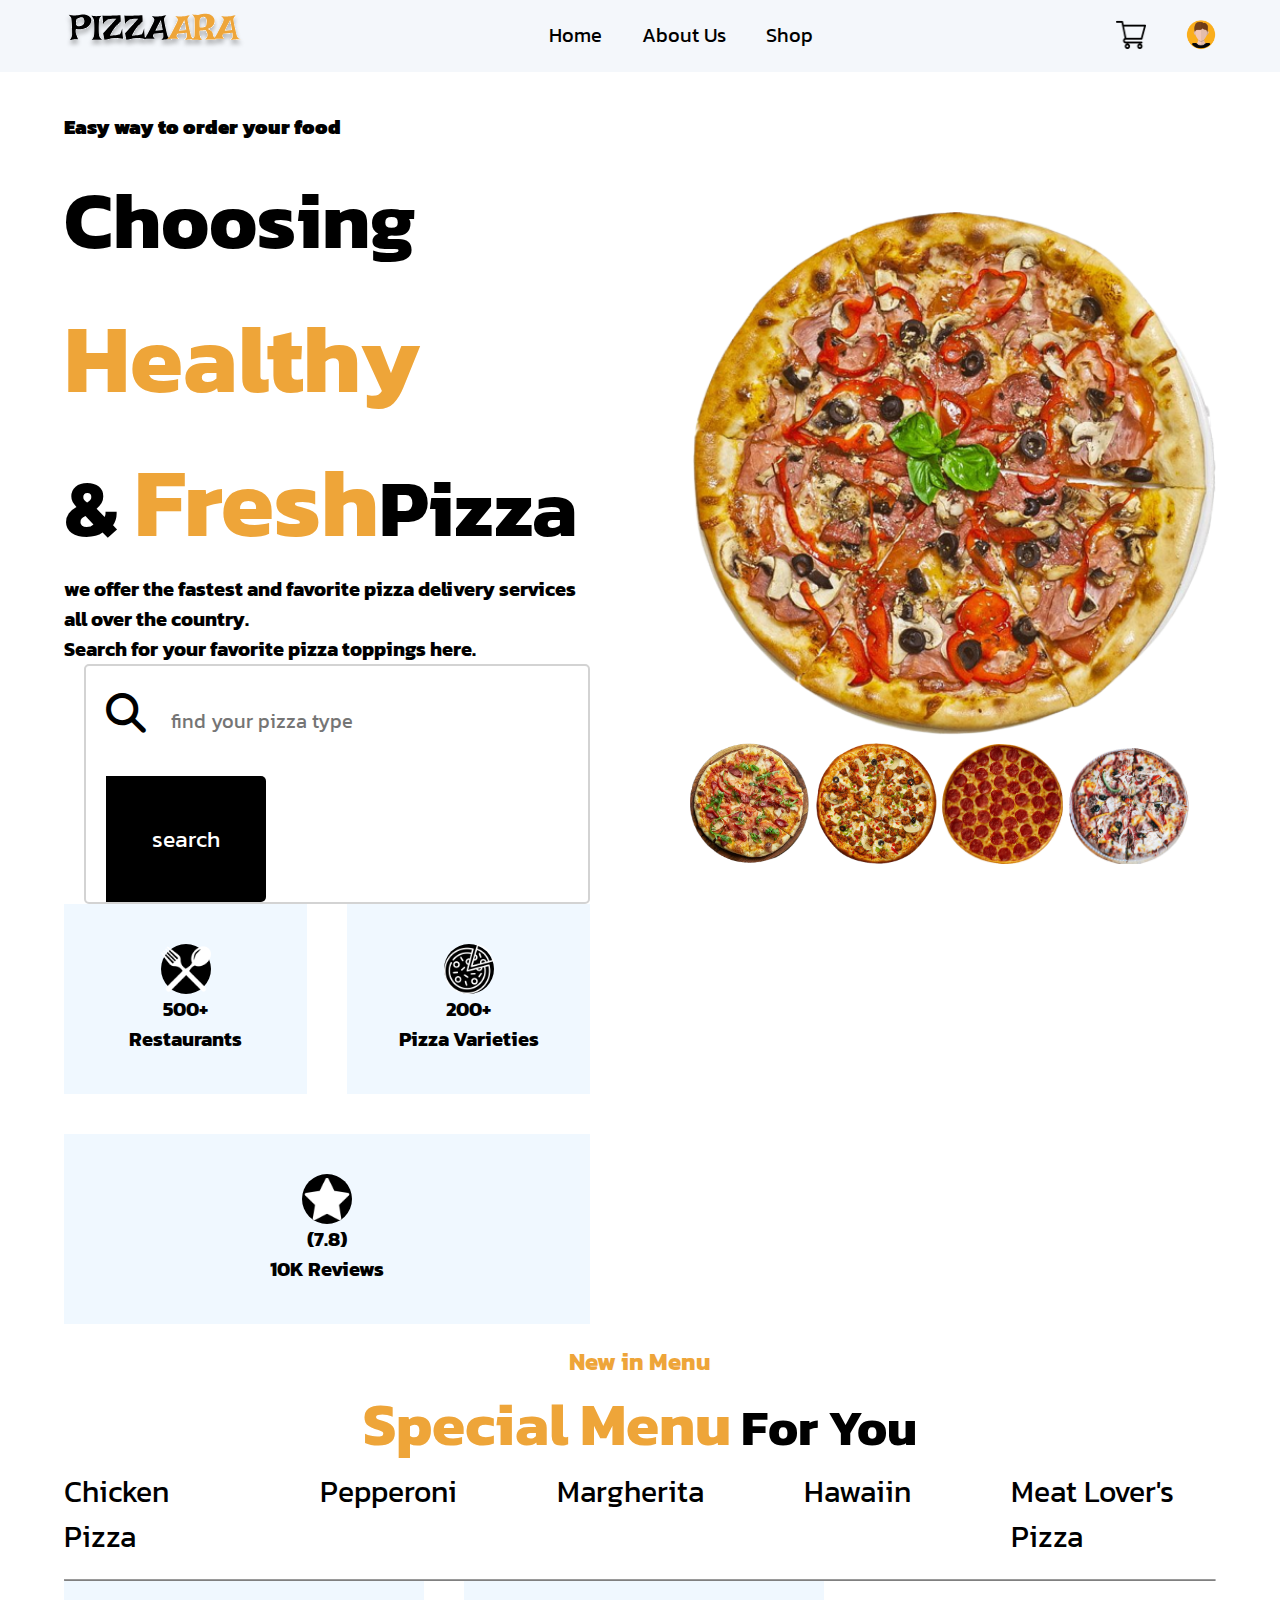
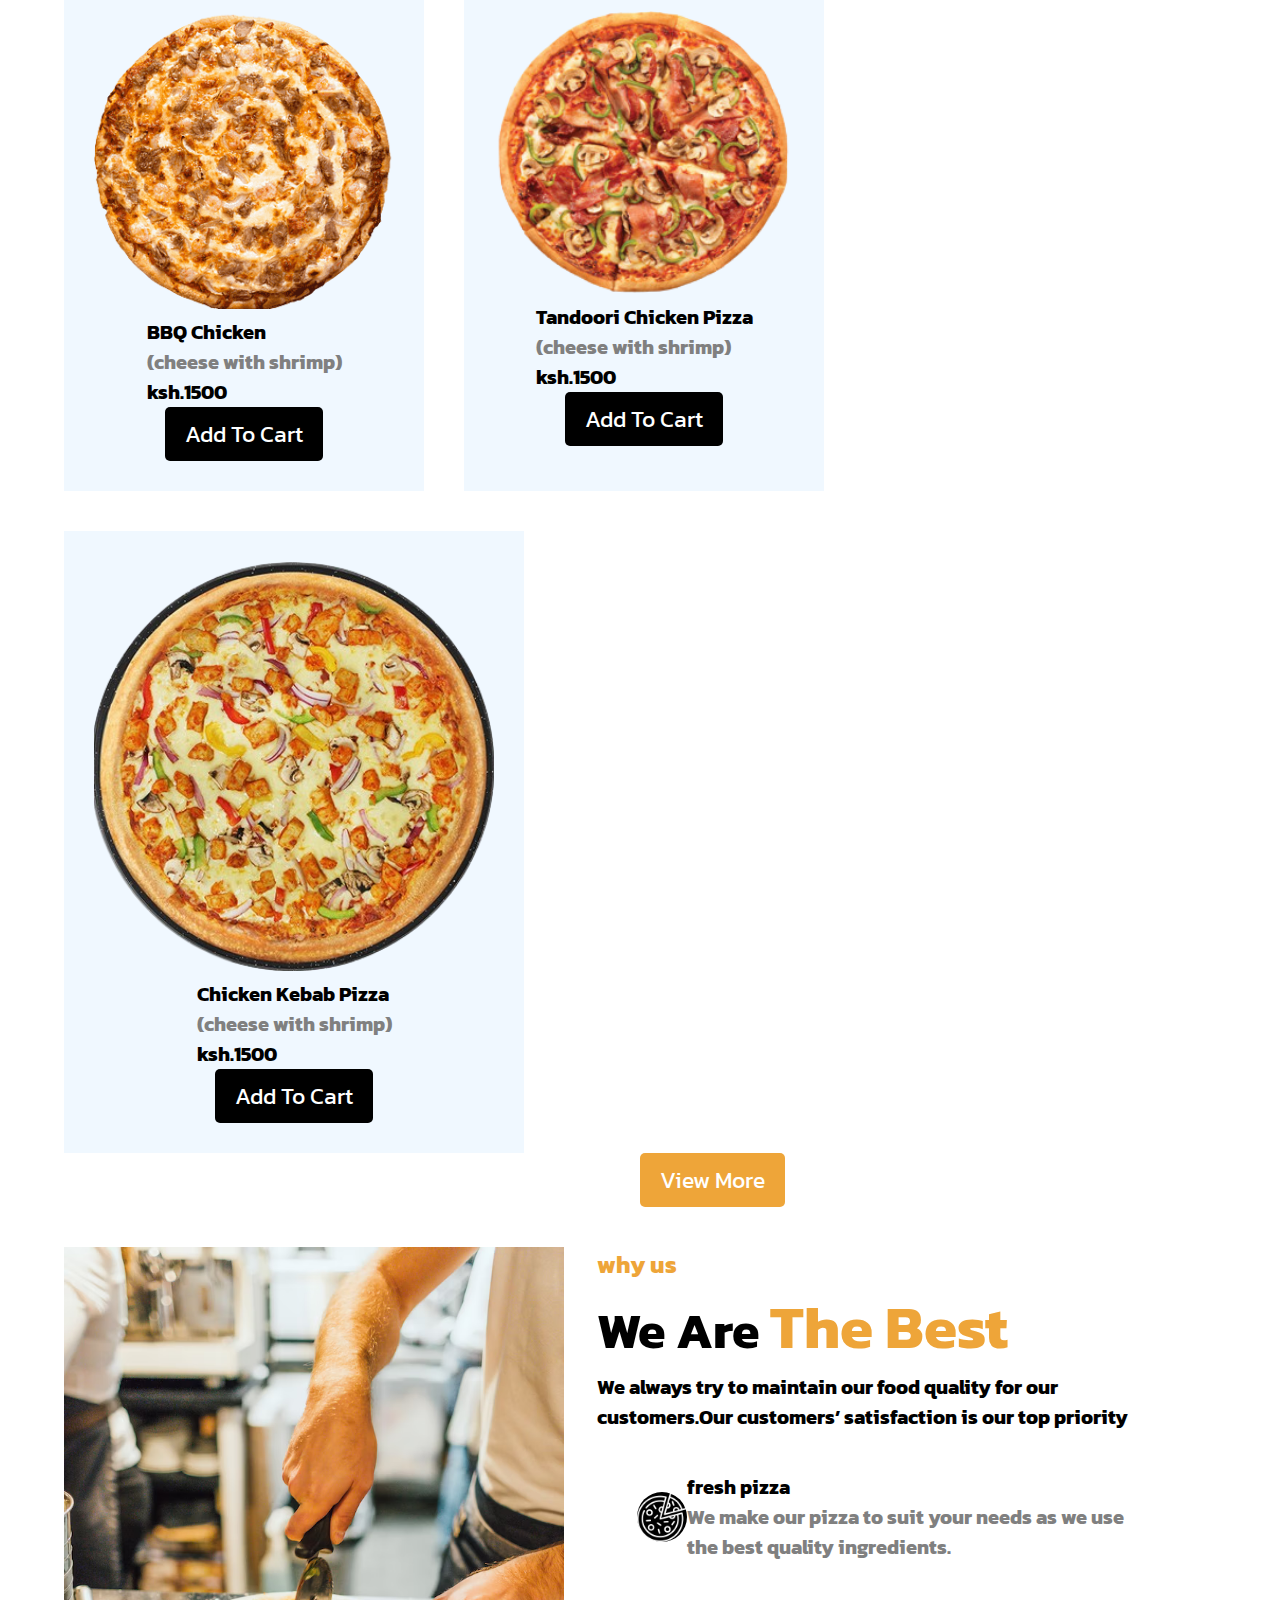
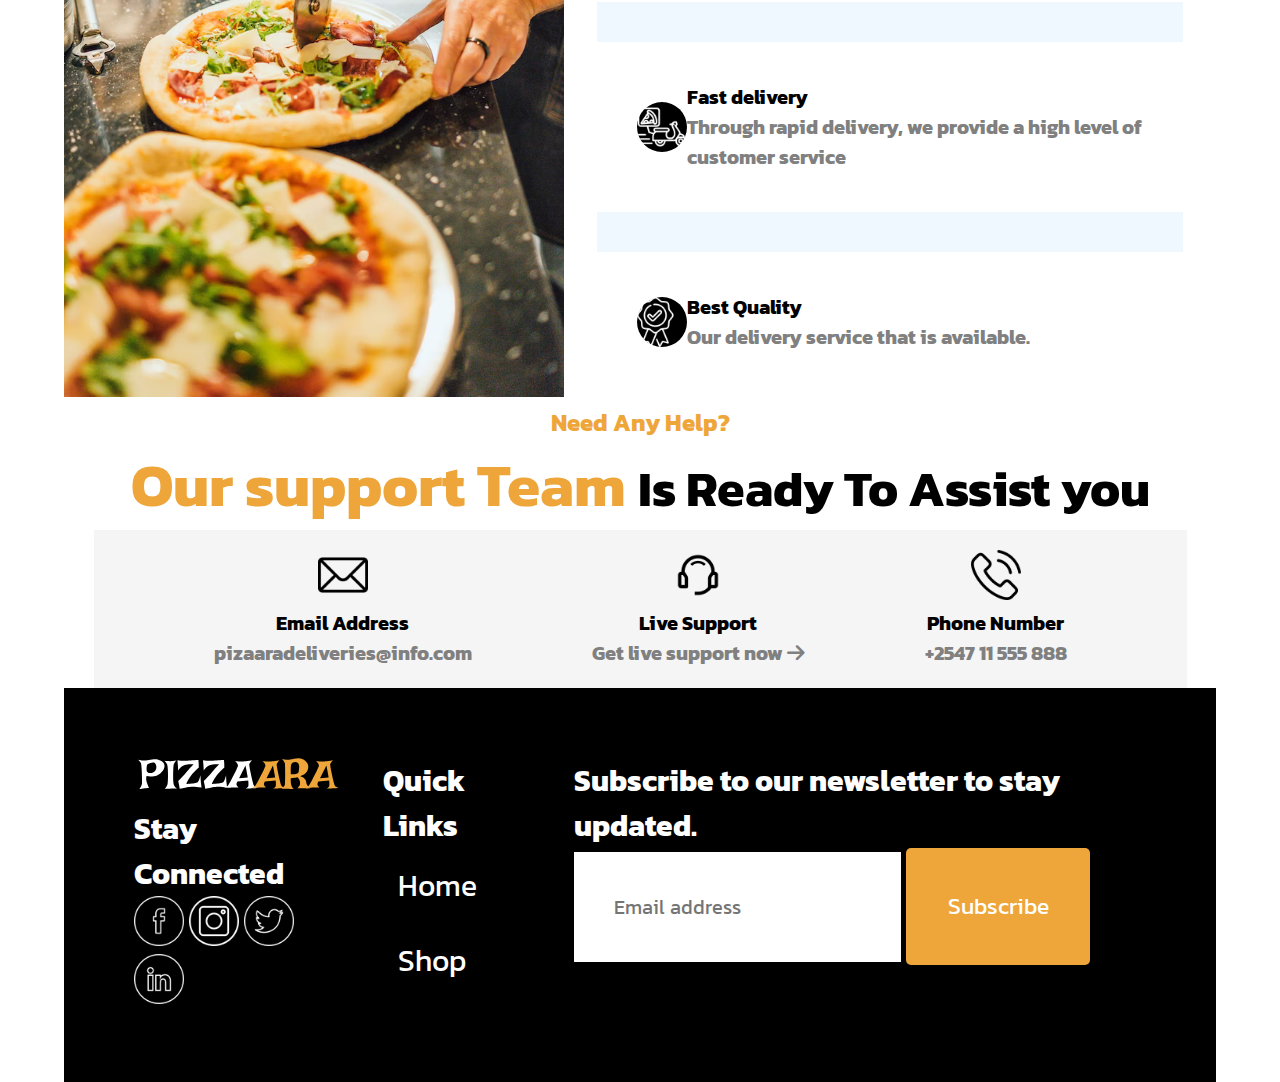
<file: index.html>
<!DOCTYPE html>
<html lang="en">
  <head>
    <link href="css/style.css" rel="stylesheet" />
    <link
      href="https://cdnjs.cloudflare.com/ajax/libs/font-awesome/6.5.1/css/all.min.css"
      rel="stylesheet"
    />
    <link
      href="https://fonts.googleapis.com/css2?family=Kanit:wght@400;700&display=swap"
      rel="stylesheet"
    />
    <link
      rel="stylesheet"
      href="https://cdnjs.cloudflare.com/ajax/libs/font-awesome/6.5.1/css/all.min.css"
      integrity="sha512-DTOQO9RWCH3ppGqcWaEA1BIZOC6xxalwEsw9c2QQeAIftl+Vegovlnee1c9QX4TctnWMn13TZye+giMm8e2LwA=="
      crossorigin="anonymous"
      referrerpolicy="no-referrer"
    />
    <meta charset="UTF-8" />
    <meta name="viewport" content="width=device-width, initial-scale=1.0" />
    <title>pizarra-deliveries</title>
  </head>
  <body>
    <header>
      <section>
        <nav class="nav">
          <div class="container">
            <div class="nav__container">
              <div class="nav__left">
                <img src="images/logo.svg" />
              </div>
              <div class="nav__center">
                <ul>
                  <li><a href="/index.html">Home</a></li>
                  <li><a href="/about us.html">About Us</a></li>
                  <li><a href="/shop.html">Shop</a></li>
                </ul>
              </div>
              <div class="nav__right">
                <img src="images/shopping-cart.png" width="30px" />
                <img src="images/avatar.png" width="30px" />
                <div class="hamburger">
                  <i class="fa-solid fa-bars"></i>
                </div>
              </div>
            </div>
          </div>
        </nav>
      </section>

      <section class="hero">
        <div class="container">
          <div class="hero__container">
            <div class="hero__left">
              <p><strong>Easy way to order your food</strong></p>
              <h1>
                Choosing<span class="orange"> Healthy</span> <br />&
                <span class="orange">Fresh</span>Pizza
              </h1>
              <p>
                we offer the fastest and favorite pizza delivery services all
                over the country.<br />Search for your favorite pizza toppings
                here.
              </p>

              <div class="search-icon">
                <div class="hero__input">
                  <i class="fa-solid fa-magnifying-glass fa-2x"></i>
                  <input type="text" placeholder="find your pizza type" />
                  <button class="hero__search-button">search</button>
                </div>
              </div>
              <div class="hero__cards">
                <div class="hero__cards--lightblue">
                  <div class="hero__cards--img">
                    <img src="images/cutlery.png" width="50px" />
                  </div>
                  <p>500+</p>
                  <p>Restaurants</p>
                </div>
                <div class="hero__cards--lightblue">
                  <div class="hero__cards--img">
                    <img src="images/fresh-pizza.png" width="50px" />
                  </div>
                  <p>200+</p>
                  <p>Pizza Varieties</p>
                </div>
                <div class="hero__cards--lightblue">
                  <div class="hero__cards--img">
                    <img src="images/star.png" width="50px" />
                  </div>
                  <p>(7.8)</p>
                  <p>10K Reviews</p>
                </div>
              </div>
            </div>
            <div class="hero__right">
              <img src="images/hero-pizza.png" />
              <div class="pizzas">
                <img src="images/pizza-1.png" />
                <img src="images/pizza-2.png" />
                <img src="images/pizza-3.png" />
                <img src="images/pizza-4.png" />
              </div>
            </div>
          </div>
        </div>
      </section>
    </header>

    <section class="menu">
      <div class="container">
        <div class="menu__content">
          <p><span class="orange"> New in Menu</span></p>
          <h2><span class="orange">Special Menu</span> For You</h2>
        </div>
        <div class="menu__content--order">
          <ul>
            <li>Chicken Pizza</li>
            <li>Pepperoni</li>
            <li>Margherita</li>
            <li>Hawaiin</li>
            <li>Meat Lover's Pizza</li>
          </ul>
          <hr class="line" />
        </div>
        <div class="menu__content__cards">
          <div class="menu__content--card">
            <div>
              <img src="images/b-q pizza.png" width="300px" />
            </div>
            <div>
              <p>BBQ Chicken</p>
              <h4>(cheese with shrimp)</h4>
              <p>ksh.1500</p>
            </div>
            <div>
              <button class="btn">Add to Cart</button>
            </div>
          </div>

          <div class="menu__content--card">
            <div>
              <img src="images/tandoori-chicken.png" width="300px" />
            </div>
            <div>
              <p>Tandoori Chicken Pizza</p>
              <h4>(cheese with shrimp)</h4>
              <p>ksh.1500</p>
            </div>
            <div>
              <button class="btn">Add to Cart</button>
            </div>
          </div>
          <div class="menu__content--card">
            <div>
              <img src="images/chicken-kebab.png" width="400px" />
            </div>
            <div>
              <p>Chicken Kebab Pizza</p>
              <h4>(cheese with shrimp)</h4>
              <p>ksh.1500</p>
            </div>
            <div>
              <button class="btn">Add to Cart</button>
            </div>
          </div>
        </div>
      </div>
      <button class="btn-more">View More</button>
    </section>

    <div class="container">
      <div class="manifesto">
        <div class="manifesto__left">
          <img src="images/why-us.png" width="500px" />
        </div>
        <div class="manifesto__right">
          <div class="container">
            <p><span class="orange">why us</span></p>
            <h2>We Are <span class="orange">The Best</span></h2>
            <p>
              We always try to maintain our food quality for our customers.Our
              customers’ satisfaction is our top priority
            </p>

            <div class="manifesto__cards">
              <div class="manifesto__cards--img">
                <div class="manifesto__img">
                  <img src="images/fresh-pizza.png" width="50px" />
                </div>
                <div>
                  <h3>fresh pizza</h3>
                  <h4>
                    We make our pizza to suit your needs as we use the best
                    quality ingredients.
                  </h4>
                </div>
              </div>
              <div class="manifesto__cards--img">
                <div class="manifesto__img">
                  <img src="images/fast-delivery.png" width="50px" />
                </div>
                <div>
                  <h3>Fast delivery</h3>
                  <h4>
                    Through rapid delivery, we provide a high level of customer
                    service
                  </h4>
                </div>
              </div>
              <div class="manifesto__cards--img">
                <div class="manifesto__img">
                  <img src="images/quality.png" width="50px" />
                </div>
                <div>
                  <h3>Best Quality</h3>
                  <h4>Our delivery service that is available.</h4>
                </div>
              </div>
            </div>
          </div>
        </div>
      </div>
    </div>
    <section>
      <div class="container">
        <div class="enquiries">
          <div class="enquiries__text">
            <p><span class="orange">Need Any Help?</span></p>
            <h2>
              <span class="orange">Our support Team </span>Is Ready To Assist
              you
            </h2>
          </div>
          <div class="enquiries__content">
            <div class="enquiries--img">
              <div class="enquiries--image-1">
                <img src="images/mail.png" width="50px" />
                <h3>Email Address</h3>
                <h4>pizaaradeliveries@info.com</h4>
              </div>

              <div class="enquiries--image-1">
                <img src="images/live-support.png" width="50px" />
                <h3>Live Support</h3>
                <h4>
                  Get live support now <i class="fa-solid fa-arrow-right"></i>
                </h4>
              </div>
              <div class="enquiries--image-1">
                <img src="images/phone.png" width="50px" />
                <h3>Phone Number</h3>
                <h4>+2547 11 555 888</h4>
              </div>
            </div>
          </div>
        </div>
      </div>
    </section>

    <section>
      <div class="container">
        <div class="footer">
          <div class="footer__left">
            <img src="images/logo_light.svg" />
            <h3>Stay Connected</h3>
            <img src="images/facebook.png" width="50px" />
            <img src="images/instagram.png" width="50px" />
            <img src="images/twitter.png" width="50px" />
            <img src="images/linkedin.png" width="50px" />
          </div>
          <div class="footer__center">
            <h3>Quick Links</h3>
            <ul>
              <li>Home</li>

              <li>Shop</li>
            </ul>
          </div>
          <div class="footer__right">
            <h3>Subscribe to our newsletter to stay updated.</h3>
            <input
              type="text"
              class="email-footer"
              placeholder="Email address"
            />
            <button class="btn-footer">Subscribe</button>
          </div>
        </div>
      </div>
    </section>
  </body>
</html>
</file>
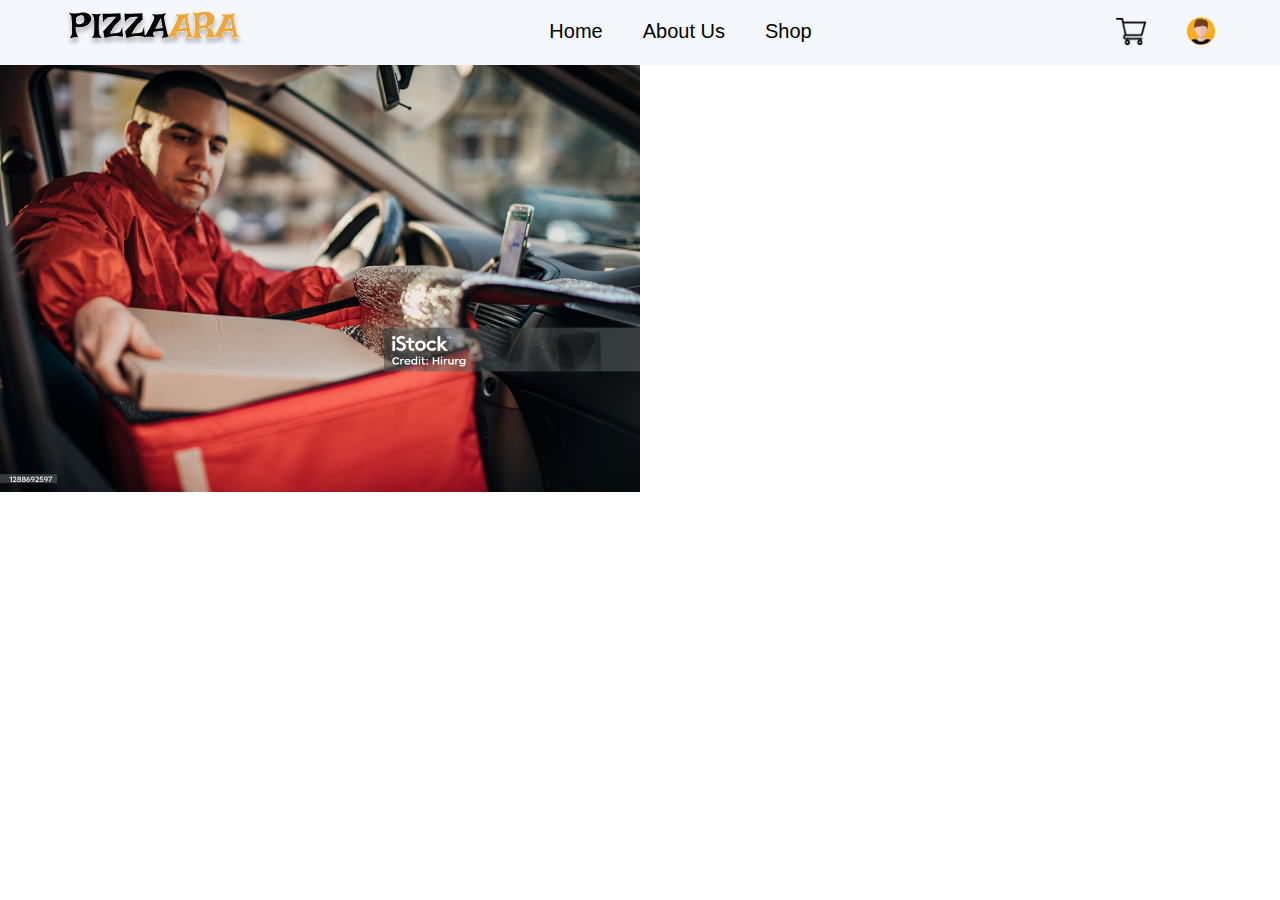
<file: about us.html>
<!DOCTYPE html>
<html lang="en">
<head>
    <link href="css/style.css" rel="stylesheet"/>
    <meta charset="UTF-8">
    <meta name="viewport" content="width=device-width, initial-scale=1.0">
    <title>about us pizarra</title>
</head>
<body>
    <header>
        <section>
          <nav class="nav">
            <div class="container">
              <div class="nav__container">
                <div class="nav__left">
                  <img src="images/logo.svg" />
                </div>
                <div class="nav__center">
                  <ul>
                    <li><a href="/index.html">Home</a></li>
                    <li><a href="/about us.html">About Us</a></li>
                    <li><a href="/shop.html">Shop</a></li>
                  </ul>
                </div>
                <div class="nav__right">
                  <img src="images/shopping-cart.png" width="30px" />
                  <img src="images/avatar.png" width="30px" />
                  <div class="hamburger">
                    <i class="fa-solid fa-bars"></i>
                  </div>
                </div>
              </div>
            </div>
          </nav>
        </section>
      <section>

        <img src="images/delivery.png" width="50%"/>
    </section>
</body>
</html>
</file>
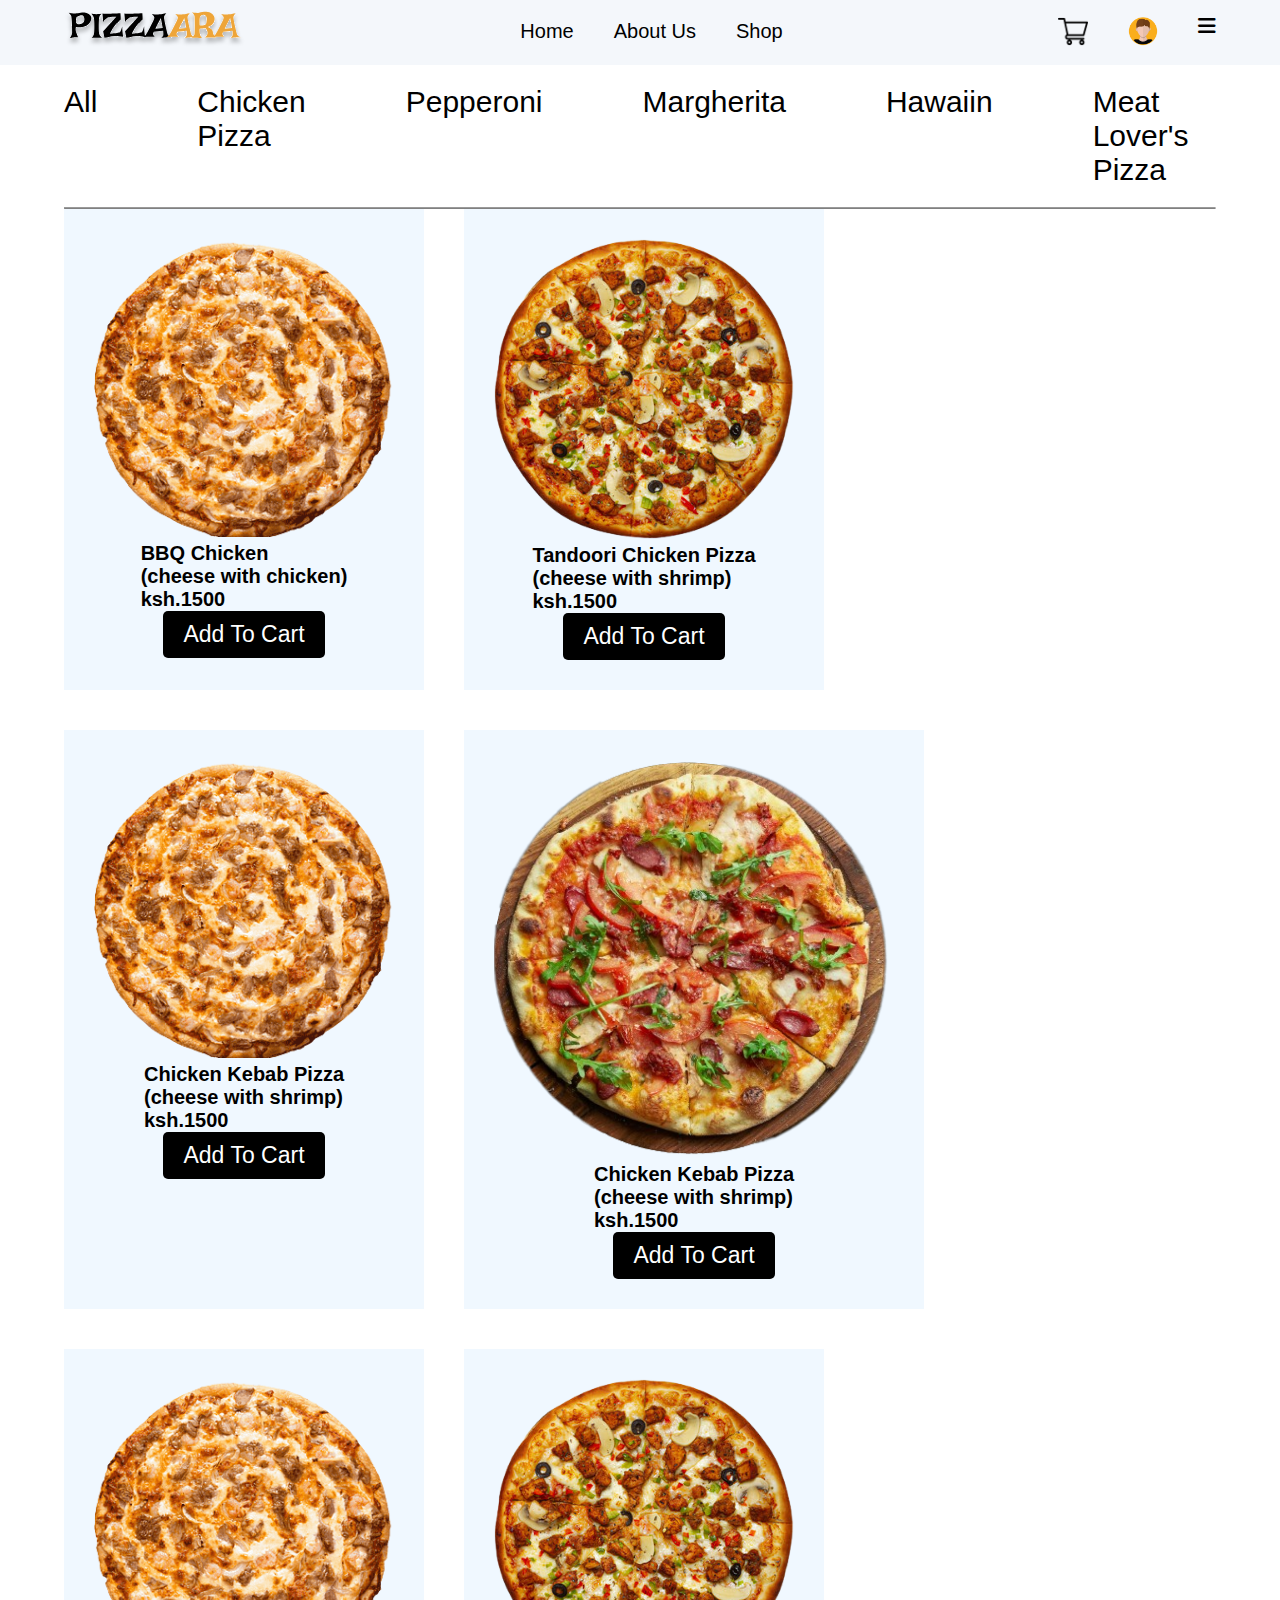
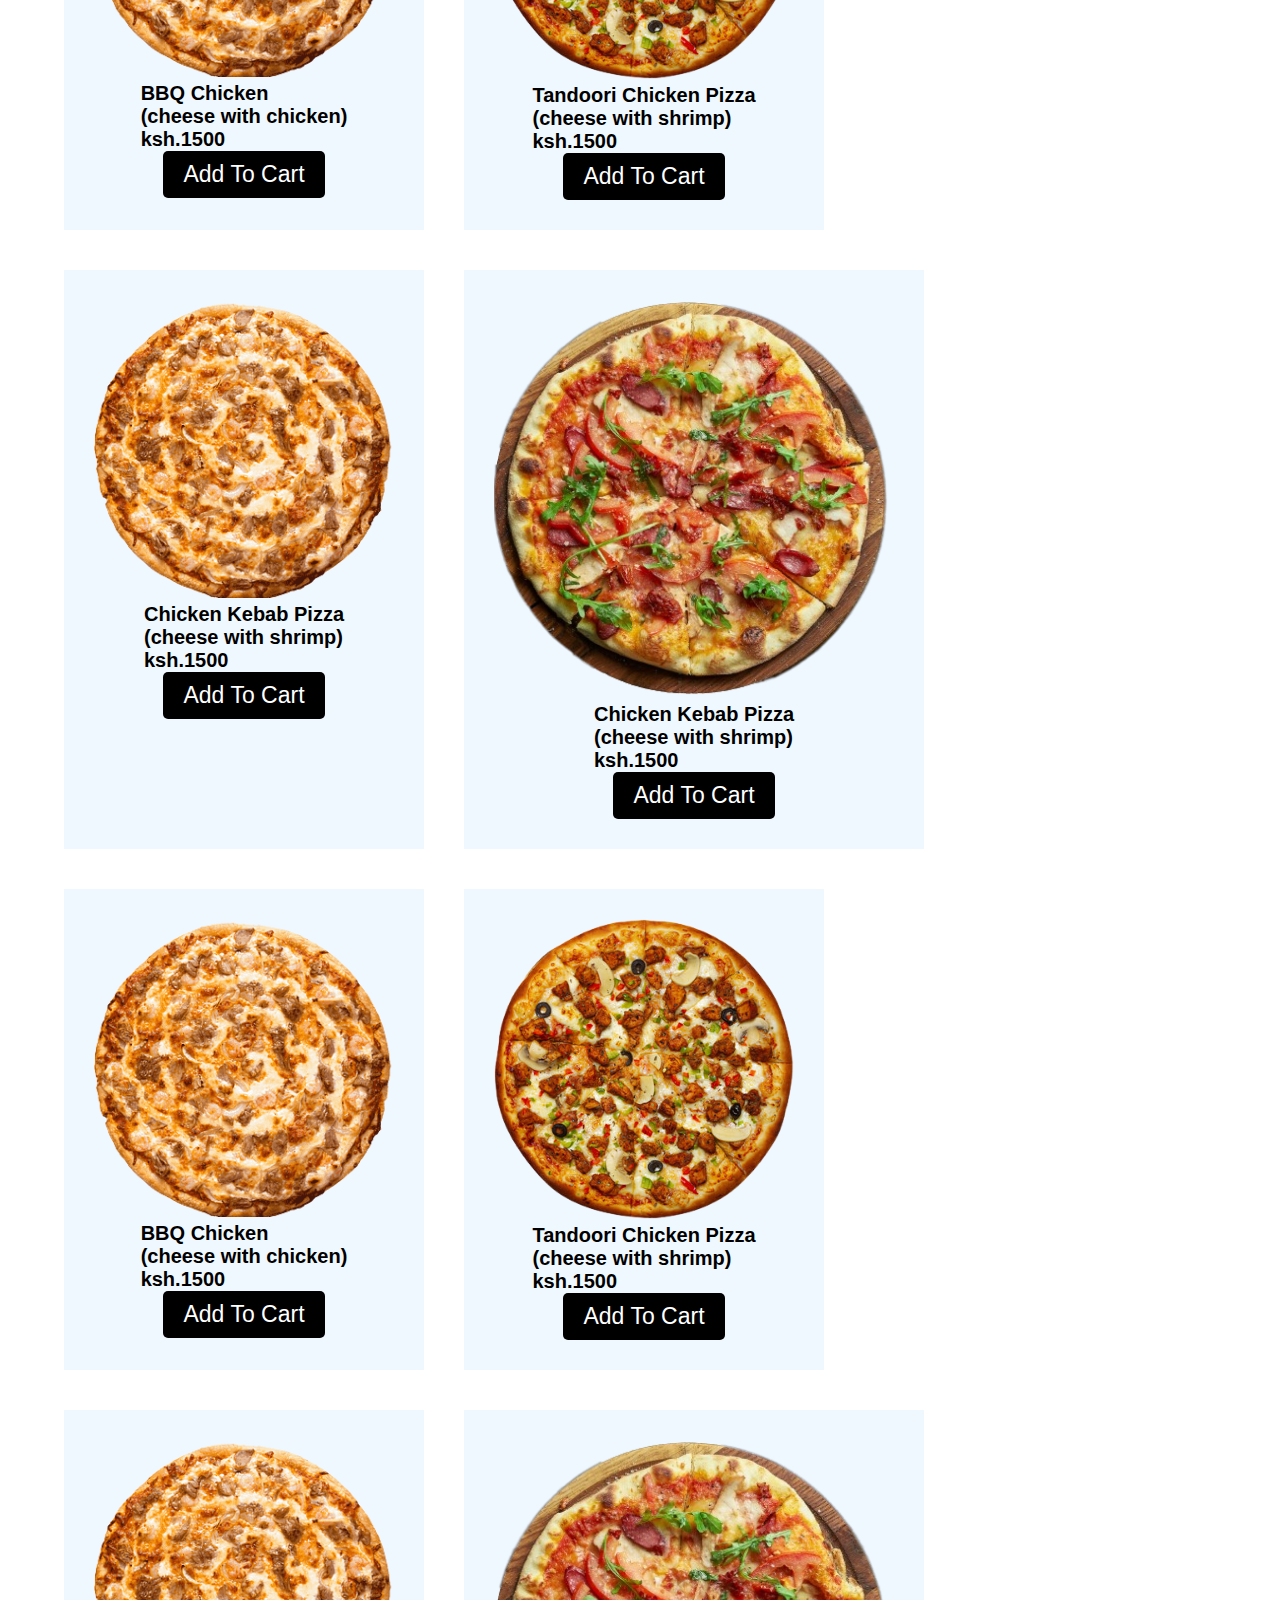
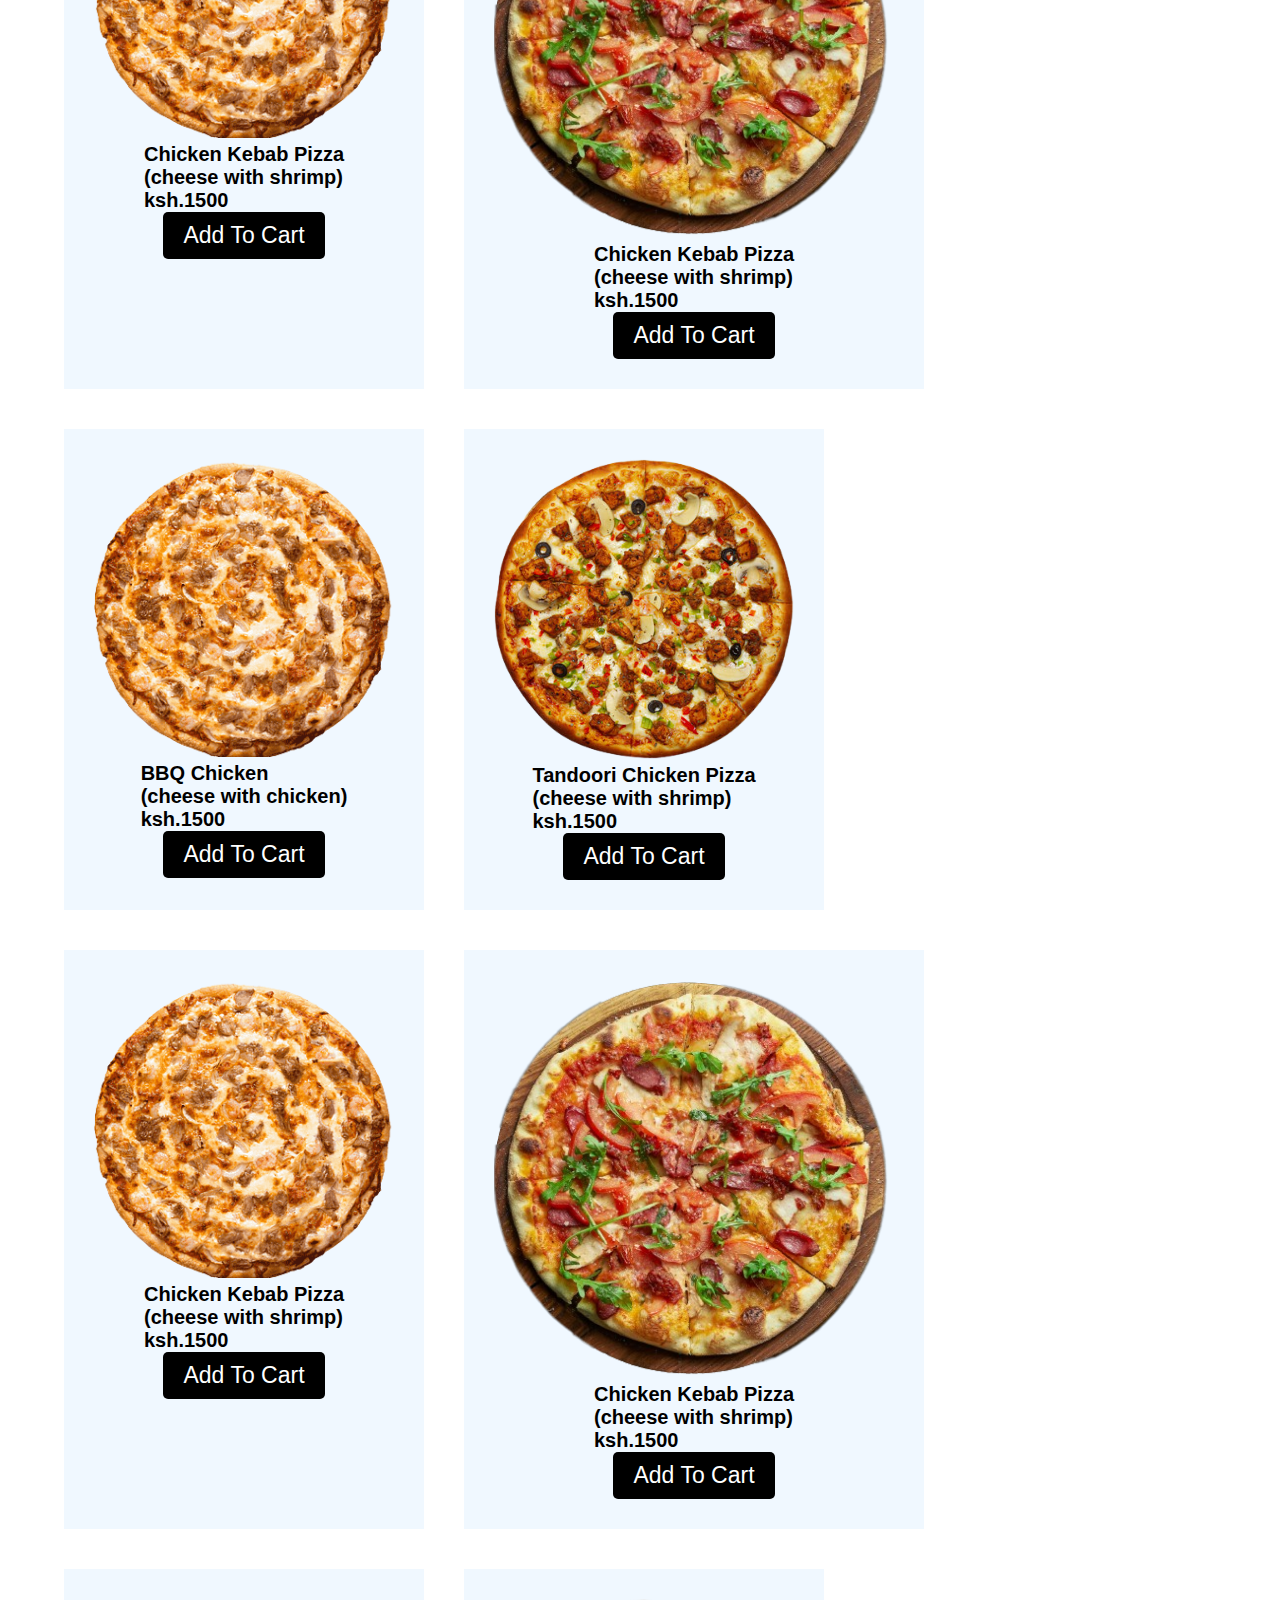
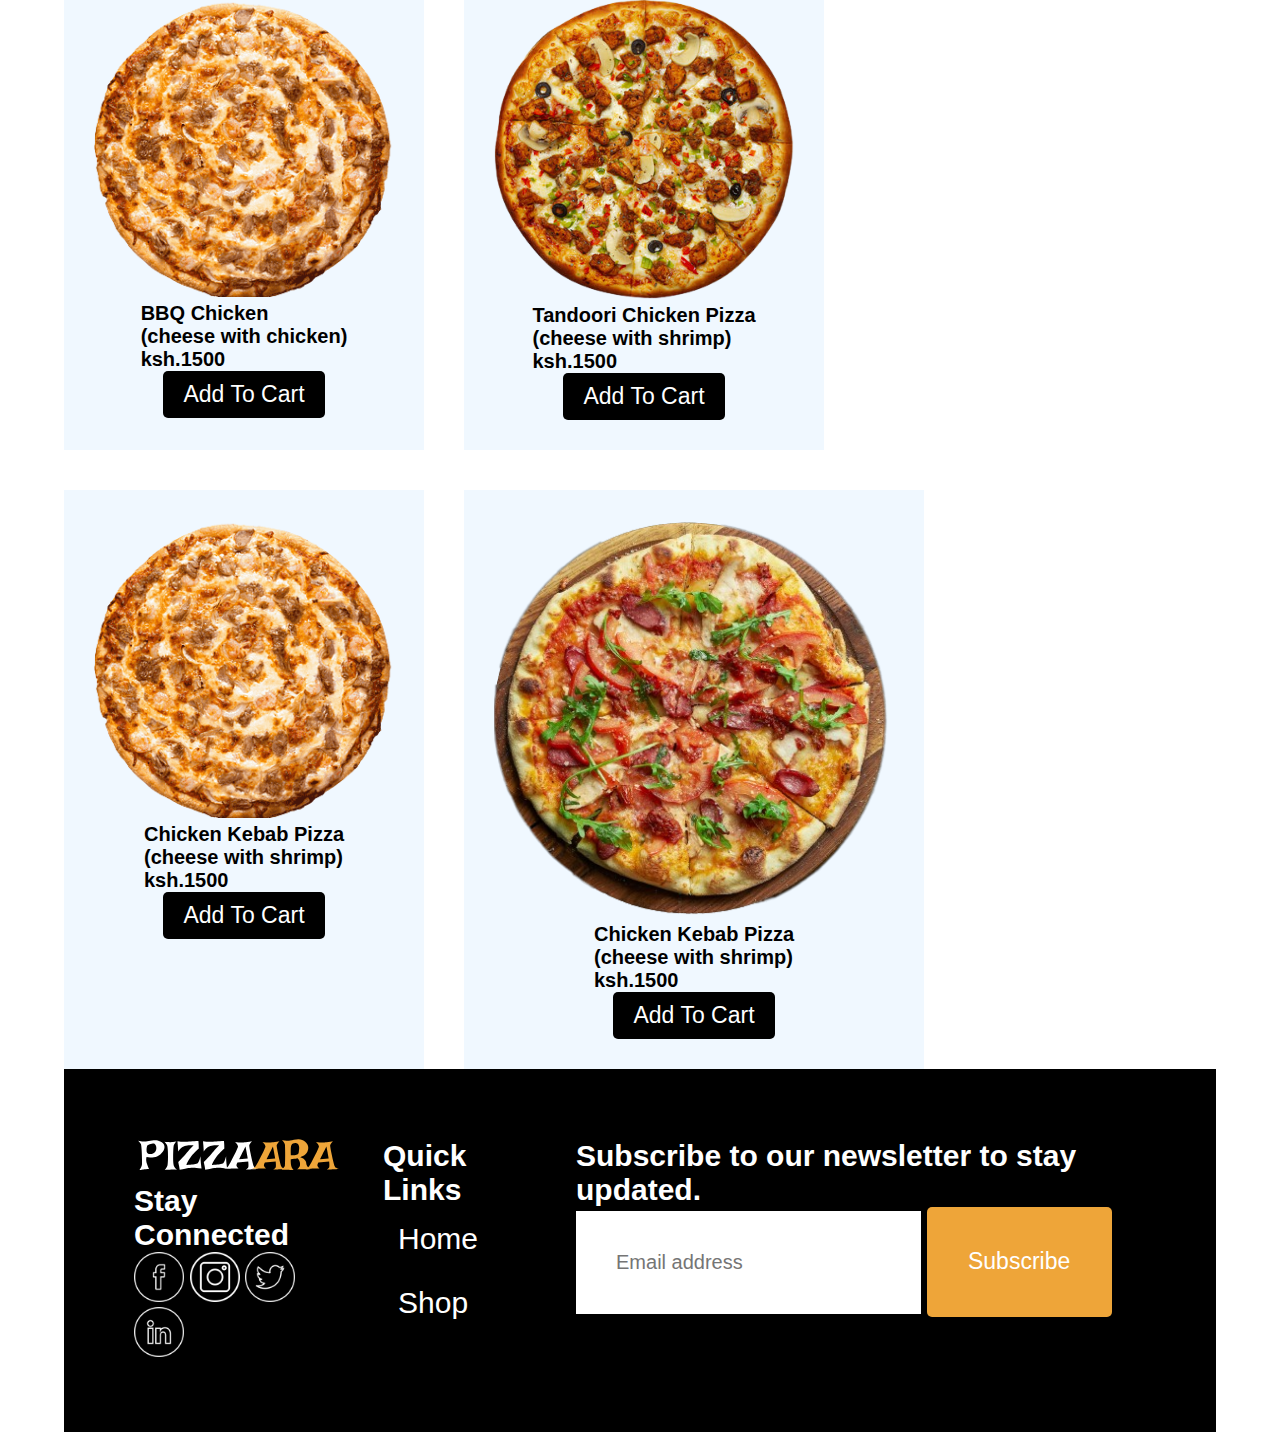
<file: shop.html>
<!DOCTYPE html>
<html lang="en">
  <head>
    <link href="css/style.css" rel="stylesheet" />
    <link
      href="https://cdnjs.cloudflare.com/ajax/libs/font-awesome/6.5.1/css/all.min.css"
      rel="stylesheet"
    />
    <meta charset="UTF-8" />
    <meta name="viewport" content="width=device-width, initial-scale=1.0" />
    <title>shop-pizarra</title>
  </head>
  <body>
    <!-- shop -->
    <nav class="nav">
      <div class="container">
        <div class="nav__container">
          <div class="nav__left">
            <img src="images/logo.svg" />
          </div>
          <div class="nav__center">
            <ul>
              <li><a href="index.html">Home</a></li>
              <li><a href="/about us.html">About Us</a></li>
              <li><a href="shop.html">Shop</a></li>
            </ul>
          </div>
          <div class="nav__right">
            <img src="images/shopping-cart.png" width="30px" />
            <img src="images/avatar.png" width="30px" />
            <i class="fa-solid fa-bars"></i>
          </div>
        </div>
      </div>
    </nav>
    <section class="menu">
      <div class="container">
        <div class="menu__content--order">
          <ul>
            <li>All</li>
            <li>Chicken Pizza</li>
            <li>Pepperoni</li>
            <li>Margherita</li>
            <li>Hawaiin</li>
            <li>Meat Lover's Pizza</li>
          </ul>
          <hr class="line" />
        </div>
      </div>
    </section>
    <div class="container">
      <div class="menu__content__cards">
        <div class="menu__content--card">
          <div>
            <img src="images/b-q pizza.png" width="300px" />
          </div>
          <div>
            <p>BBQ Chicken</p>
            <p>(cheese with chicken)</p>
            <p>ksh.1500</p>
          </div>
          <div>
            <button class="btn">Add to Cart</button>
          </div>
        </div>

        <div class="menu__content--card">
          <div>
            <img src="images/pizza-2.png" width="300px" />
          </div>
          <div>
            <p>Tandoori Chicken Pizza</p>
            <p>(cheese with shrimp)</p>
            <p>ksh.1500</p>
          </div>
          <div>
            <button class="btn">Add to Cart</button>
          </div>
        </div>

        <div class="menu__content--card">
          <div>
            <img src="images/b-q pizza.png" width="300px" />
          </div>
          <div>
            <p>Chicken Kebab Pizza</p>
            <p>(cheese with shrimp)</p>
            <p>ksh.1500</p>
          </div>
          <div>
            <button class="btn">Add to Cart</button>
          </div>
        </div>

        <div class="menu__content--card">
          <div>
            <img src="images/pizza-1.png" width="400px" />
          </div>
          <div>
            <p>Chicken Kebab Pizza</p>
            <p>(cheese with shrimp)</p>
            <p>ksh.1500</p>
          </div>
          <div>
            <button class="btn">Add to Cart</button>
          </div>
        </div>

        <div class="menu__content--card">
          <div>
            <img src="images/b-q pizza.png" width="300px" />
          </div>
          <div>
            <p>BBQ Chicken</p>
            <p>(cheese with chicken)</p>
            <p>ksh.1500</p>
          </div>
          <div>
            <button class="btn">Add to Cart</button>
          </div>
        </div>

        <div class="menu__content--card">
          <div>
            <img src="images/pizza-2.png" width="300px" />
          </div>
          <div>
            <p>Tandoori Chicken Pizza</p>
            <p>(cheese with shrimp)</p>
            <p>ksh.1500</p>
          </div>
          <div>
            <button class="btn">Add to Cart</button>
          </div>
        </div>

        <div class="menu__content--card">
          <div>
            <img src="images/b-q pizza.png" width="300px" />
          </div>
          <div>
            <p>Chicken Kebab Pizza</p>
            <p>(cheese with shrimp)</p>
            <p>ksh.1500</p>
          </div>
          <div>
            <button class="btn">Add to Cart</button>
          </div>
        </div>

        <div class="menu__content--card">
          <div>
            <img src="images/pizza-1.png" width="400px" />
          </div>
          <div>
            <p>Chicken Kebab Pizza</p>
            <p>(cheese with shrimp)</p>
            <p>ksh.1500</p>
          </div>
          <div>
            <button class="btn">Add to Cart</button>
          </div>
        </div>

        <div class="menu__content--card">
          <div>
            <img src="images/b-q pizza.png" width="300px" />
          </div>
          <div>
            <p>BBQ Chicken</p>
            <p>(cheese with chicken)</p>
            <p>ksh.1500</p>
          </div>
          <div>
            <button class="btn">Add to Cart</button>
          </div>
        </div>
        <div class="menu__content--card">
          <div>
            <img src="images/pizza-2.png" width="300px" />
          </div>
          <div>
            <p>Tandoori Chicken Pizza</p>
            <p>(cheese with shrimp)</p>
            <p>ksh.1500</p>
          </div>
          <div>
            <button class="btn">Add to Cart</button>
          </div>
        </div>
        <div class="menu__content--card">
          <div>
            <img src="images/b-q pizza.png" width="300px" />
          </div>
          <div>
            <p>Chicken Kebab Pizza</p>
            <p>(cheese with shrimp)</p>
            <p>ksh.1500</p>
          </div>
          <div>
            <button class="btn">Add to Cart</button>
          </div>
        </div>
        <div class="menu__content--card">
          <div>
            <img src="images/pizza-1.png" width="400px" />
          </div>
          <div>
            <p>Chicken Kebab Pizza</p>
            <p>(cheese with shrimp)</p>
            <p>ksh.1500</p>
          </div>
          <div>
            <button class="btn">Add to Cart</button>
          </div>
        </div>

        <div class="menu__content--card">
          <div>
            <img src="images/b-q pizza.png" width="300px" />
          </div>
          <div>
            <p>BBQ Chicken</p>
            <p>(cheese with chicken)</p>
            <p>ksh.1500</p>
          </div>
          <div>
            <button class="btn">Add to Cart</button>
          </div>
        </div>
        <div class="menu__content--card">
          <div>
            <img src="images/pizza-2.png" width="300px" />
          </div>
          <div>
            <p>Tandoori Chicken Pizza</p>
            <p>(cheese with shrimp)</p>
            <p>ksh.1500</p>
          </div>
          <div>
            <button class="btn">Add to Cart</button>
          </div>
        </div>
        <div class="menu__content--card">
          <div>
            <img src="images/b-q pizza.png" width="300px" />
          </div>
          <div>
            <p>Chicken Kebab Pizza</p>
            <p>(cheese with shrimp)</p>
            <p>ksh.1500</p>
          </div>
          <div>
            <button class="btn">Add to Cart</button>
          </div>
        </div>
        <div class="menu__content--card">
          <div>
            <img src="images/pizza-1.png" width="400px" />
          </div>
          <div>
            <p>Chicken Kebab Pizza</p>
            <p>(cheese with shrimp)</p>
            <p>ksh.1500</p>
          </div>
          <div>
            <button class="btn">Add to Cart</button>
          </div>
        </div>

        <div class="menu__content--card">
          <div>
            <img src="images/b-q pizza.png" width="300px" />
          </div>
          <div>
            <p>BBQ Chicken</p>
            <p>(cheese with chicken)</p>
            <p>ksh.1500</p>
          </div>
          <div>
            <button class="btn">Add to Cart</button>
          </div>
        </div>
        <div class="menu__content--card">
          <div>
            <img src="images/pizza-2.png" width="300px" />
          </div>
          <div>
            <p>Tandoori Chicken Pizza</p>
            <p>(cheese with shrimp)</p>
            <p>ksh.1500</p>
          </div>
          <div>
            <button class="btn">Add to Cart</button>
          </div>
        </div>
        <div class="menu__content--card">
          <div>
            <img src="images/b-q pizza.png" width="300px" />
          </div>
          <div>
            <p>Chicken Kebab Pizza</p>
            <p>(cheese with shrimp)</p>
            <p>ksh.1500</p>
          </div>
          <div>
            <button class="btn">Add to Cart</button>
          </div>
        </div>

        <div class="menu__content--card">
          <div>
            <img src="images/pizza-1.png" width="400px" />
          </div>
          <div>
            <p>Chicken Kebab Pizza</p>
            <p>(cheese with shrimp)</p>
            <p>ksh.1500</p>
          </div>
          <div>
            <button class="btn">Add to Cart</button>
          </div>
        </div>
      </div>
    </div>
    <section>
      <div class="container">
        <div class="footer">
          <div class="footer__left">
            <img src="images/logo_light.svg" />
            <h3>Stay Connected</h3>
            <img src="images/facebook.png" width="50px" />
            <img src="images/instagram.png" width="50px" />
            <img src="images/twitter.png" width="50px" />
            <img src="images/linkedin.png" width="50px" />
          </div>
          <div class="footer__center">
            <h3>Quick Links</h3>
            <ul>
              <li>Home</li>
              <li>Shop</li>
            </ul>
          </div>
          <div class="footer__right">
            <h3>Subscribe to our newsletter to stay updated.</h3>
            <input
              type="text"
              class="email-footer"
              placeholder="Email address"
            />
            <button class="btn-footer">Subscribe</button>
          </div>
        </div>
      </div>
    </section>
  </body>
</html>
</file>
<file: css/style.css>
@import url("sections/header.css");
@import url("sections/hero.css");
@import url("sections/menu.css");
/* @import url("https://fonts.googleapis.com/css2?family=Kanit:wght@400;700&display=swap"); */

* {
  margin: 0;
  padding: 0;
  box-sizing: border-box;
  font-family: "Kanit", sans-serif;
  font-size: 20px;
}
.container {
  width: 90%;
  margin: 0 auto;
}
p {
  font-weight: bold;
  font-size: 20px;
}

h2 {
  font-size: 50px;
}
h4 {
  color: gray;
}

li {
  font-size: 30px;
}
</file>
